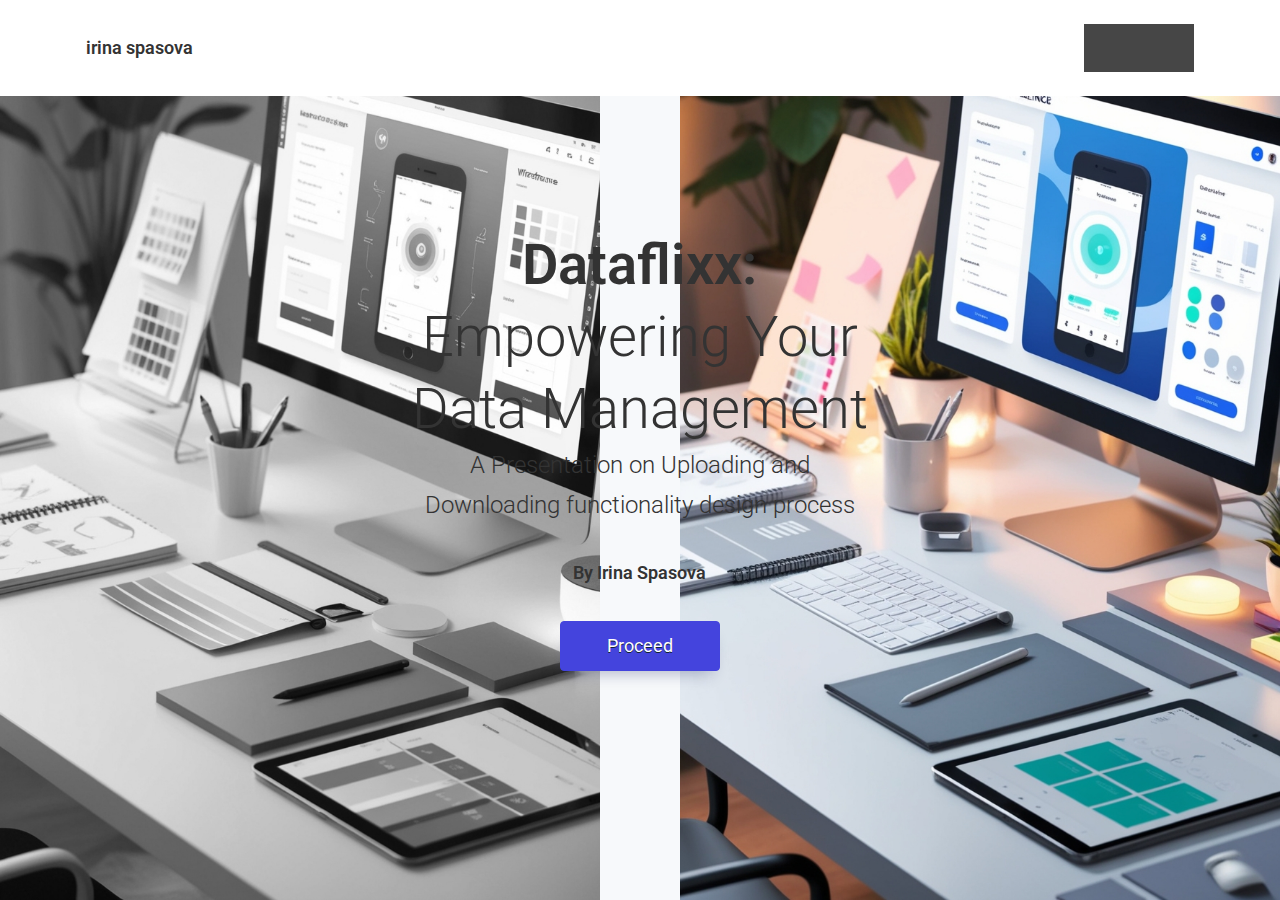
<file: index.html>
<!DOCTYPE html>
<html lang="en" prefix="og: http://ogp.me/ns#">
  <head>
    <meta charset="utf-8" />
    <meta name="viewport" content="width=device-width, initial-scale=1" />

    <title>Irina Spasova</title>
    <meta
      name="description"
      content="UX design is the easiest way to make HTML presentations, portfolios, and landings. Just essential features."
    />

    <!-- URL CANONICAL -->
    <!-- <link rel="canonical" href="http://your-url.com/"> -->

    <!-- Google Fonts -->
    <link
      href="https://fonts.googleapis.com/css?family=Roboto:100,100i,300,300i,400,400i,700,700i%7CMaitree:200,300,400,600,700&amp;subset=latin-ext"
      rel="stylesheet"
    />

    <!-- CSS UX design -->
    <link
      rel="stylesheet"
      type="text/css"
      media="all"
      href="static/css/webslides.css"
    />

    <!-- Optional - CSS SVG Icons (Font Awesome) -->
    <link
      rel="stylesheet"
      type="text/css"
      media="all"
      href="static/css/svg-icons.css"
    />

    <!-- SOCIAL CARDS (ADD YOUR INFO) -->

    <!-- FACEBOOK -->
    <meta property="og:url" content="http://your-url.com/" />
    <!-- YOUR URL -->
    <meta property="og:type" content="article" />
    <meta
      property="og:title"
      content="UX design — Making HTML Presentations Easy"
    />
    <!-- EDIT -->
    <meta
      property="og:description"
      content="UX design is about telling stories beautifully. Just the essential features. Good karma."
    />
    <!-- EDIT -->
    <meta property="og:updated_time" content="2017-01-04T17:20:50" />
    <!-- EDIT -->
    <meta property="og:image" content="static/images/share-UX design.jpg" />
    <!-- EDIT -->

    <!-- TWITTER -->
    <meta name="twitter:card" content="summary_large_image" />
    <meta name="twitter:site" content="@UX design" />
    <!-- EDIT -->
    <meta name="twitter:creator" content="@jlantunez" />
    <!-- EDIT -->
    <meta
      name="twitter:title"
      content="UX design — Making HTML Presentations Easy"
    />
    <!-- EDIT -->
    <meta
      name="twitter:description"
      content="UX design is about good karma. Just essential features."
    />
    <!-- EDIT -->
    <meta name="twitter:image" content="static/images/share-UX design.jpg" />
    <!-- EDIT -->

    <!-- FAVICONS -->
    <link
      rel="shortcut icon"
      sizes="16x16"
      href="static/images/favicons/favicon.png"
    />
    <link
      rel="shortcut icon"
      sizes="32x32"
      href="static/images/favicons/favicon-32.png"
    />
    <link
      rel="apple-touch-icon icon"
      sizes="76x76"
      href="static/images/favicons/favicon-76.png"
    />
    <link
      rel="apple-touch-icon icon"
      sizes="120x120"
      href="static/images/favicons/favicon-120.png"
    />
    <link
      rel="apple-touch-icon icon"
      sizes="152x152"
      href="static/images/favicons/favicon-152.png"
    />
    <link
      rel="apple-touch-icon icon"
      sizes="180x180"
      href="static/images/favicons/favicon-180.png"
    />
    <link
      rel="apple-touch-icon icon"
      sizes="192x192"
      href="static/images/favicons/favicon-192.png"
    />

    <!-- Android -->
    <meta name="mobile-web-app-capable" content="yes" />
    <meta name="theme-color" content="#333333" />
  </head>
  <body>
    <header role="banner">
      <nav role="navigation">
        <p class="logo"><strong>Irina Spasova</strong></p>
        <ul>
          <li class="github">
            <a
              rel="external"
              href="https://github.com/IrinaSpasova"
              title="Github"
            >
              <svg class="fa-github">
                <use xlink:href="#fa-github"></use>
              </svg>
              <em>Irina Spasova</em>
            </a>
          </li>

          <li class="behance">
            <a
              rel="external"
              href="https://www.behance.net/irinaspasova"
              title="Behance"
              ><svg class="fa-behance">
                <use xlink:href="#fa-behance"></use>
              </svg>
              <em>Irina Spasova</em></a
            >
          </li>
        </ul>
      </nav>
    </header>

    <main role="main">
      <article id="UX design" class="vertical">
        <!-- Quick Guide
          - Each parent <section> in the <article id="UX design"> element is an individual slide.
          - Vertical sliding = <article id="UX design" class="vertical">
          - <div class="wrap"> = container 90% / <div class="wrap size-50"> = 45%;
        -->

        <section>
          <span
            class="background"
            style="
              background-image: url('static/images/01.jpg');
              background-repeat: no-repeat;
              background-attachment: fixed;
              background-size: contain;
              background-position-x: left;
              filter: grayscale(1);
              height: 100vh;
            "
          ></span>
          <!--.wrap = container (width: 90%) -->
          <div class="wrap aligncenter first">
            <h1>
              <strong>Dataflixx: <br /></strong>Empowering Your <br />Data
              Management
            </h1>
            <p class="text-intro">
              A Presentation on Uploading and <br />Downloading functionality
              design process<br />
              <!-- By Irina Spasova -->
            </p>
            <p><strong>By Irina Spasova</strong></p>
            <p>
              <a
                href="demos/portfolios.html"
                class="button zoomIn"
                title="Proceed"
              >
                <!-- <svg class="fa-cloud-download">
                  <use xlink:href="#fa-cloud-download"></use>
                </svg> -->
                Proceed
              </a>
            </p>
          </div>
          <span
            class="background"
            style="
              background-image: url('static/images/02.jpg');
              background-repeat: no-repeat;
              background-attachment: fixed;
              background-size: contain;
              background-position-x: right;
              height: 100vh;
            "
          ></span>
          <!-- .end .wrap -->
        </section>
      </article>
      <!-- end article -->
    </main>
    <!-- end main -->

    <!-- A global footer

     <footer role="contentinfo">
      <div class="wrap">
        <p>An <a href="https://github.com/UX design/UX design">open source solution</a>, by <a href="https://twitter.com/UX design">@UX design</a>.</p>
      </div>
    </footer>  -->

    <!-- Required -->
    <script src="static/js/webslides.js"></script>
    <script>
      window.ws = new WebSlides();
    </script>

    <!-- OPTIONAL - svg-icons.js (fontastic.me - Font Awesome as svg icons) -->
    <script defer src="static/js/svg-icons.js"></script>
  </body>
</html>
</file>
<file: static/css/svg-icons.css>
/*=====================================================
Important! 
/js/svg-icons.js is required.
======================================================= */

/*=====================================================
Font Awesome 4.4 as SVG Icons via http://fontastic.me  
class = .fa- (Go to https://fortawesome.github.io/Font-Awesome/icons/)

SVG ICONS - Don't use icon fonts: 
https://speakerdeck.com/ninjanails/death-to-fa-fonts
======================================================= */

svg {
	display: inline-block;
	vertical-align: middle;
	width: 1em;
	height: 1em;

}
[class*="fa-"].large{font-size: 8rem;}


.fa-glass {
	width: 1.0000000298023224em;
}

.fa-music {
	width: 0.8571396097540855em;
}

.fa-search {
	width: 0.9285706554849185em;
}

.fa-envelope-o {
	width: 1.000000972300768em;
}

.fa-heart {
	width: 0.9999999646097422em;
}

.fa-star {
	width: 0.9285713043063879em;
}

.fa-star-o {
	width: 0.9285713043063879em;
}

.fa-user {
	width: 0.785713868836563em;
}

.fa-film {
	width: 1.071429569274187em;
}

.fa-th-large {
	width: 0.9285712415972966em;
}

.fa-th {
	width: 1.0000000521540642em;
}

.fa-th-list {
	width: 1.0000000521540642em;
}

.fa-check {
	width: 1.0000000596046448em;
}

.fa-close {
	width: 0.7857149094343185em;
}

.fa-search-plus {
	width: 0.9285706554849185em;
}

.fa-search-minus {
	width: 0.9285706554849185em;
}

.fa-power-off {
	width: 0.8571455205480252em;
}

.fa-signal {
	width: 0.9999999916180968em;
}

.fa-trash-o {
	width: 0.7857138803228736em;
}

.fa-home {
	width: 0.928572153672576em;
}

.fa-file-o {
	width: 0.8571445867419243em;
}

.fa-clock-o {
	width: 0.8571425850192682em;
}

.fa-road {
	width: 1.0714228972792625em;
}

.fa-download {
	width: 0.9285713359713554em;
}

.fa-arrow-circle-o-down {
	width: 0.8571425850192682em;
}

.fa-arrow-circle-o-up {
	width: 0.8571425850192682em;
}

.fa-inbox {
	width: 0.8571455143392086em;
}

.fa-play-circle-o {
	width: 0.8571425850192682em;
}

.fa-repeat {
	width: 0.8571445668737852em;
}

.fa-refresh {
	width: 0.8571436268589423em;
}

.fa-list-alt {
	width: 1.000000972300768em;
}

.fa-lock {
	width: 1.000000972300768em;
}

.fa-flag {
	width: 1.0357158780097961em;
}

.fa-headphones {
	width: 0.9285684004426003em;
}

.fa-volume-off {
	width: 0.42857232317328453em;
}

.fa-volume-down {
	width: 0.642858412116766em;
}

.fa-volume-up {
	width: 0.9285729192197323em;
}

.fa-qrcode {
	width: 0.7857138514518738em;
}

.fa-tag {
	width: 0.8454238213598728em;
}

.fa-tags {
	width: 1.0597098506987095em;
}

.fa-book {
	width: 0.9302451089024544em;
}

.fa-bookmark {
	width: 0.7142852507531643em;
}

.fa-print {
	width: 0.9285733308643103em;
}

.fa-camera {
	width: 1.0714288031060732em;
}

.fa-font {
	width: 0.9285733103752136em;
}

.fa-bold {
	width: 0.7857098877429962em;
}

.fa-italic {
	width: 0.5714278221130371em;
}

.fa-text-height {
	width: 1.000002734363079em;
}

.fa-text-width {
	width: 0.857142724096775em;
}

.fa-align-left {
	width: 0.9999999664723873em;
}

.fa-align-center {
	width: 1.0000009797513485em;
}

.fa-align-right {
	width: 1.0000009797513485em;
}

.fa-align-justify {
	width: 1.0000009797513485em;
}

.fa-list {
	width: 0.9999999906867743em;
}

.fa-dedent {
	width: 0.9999989476054907em;
}

.fa-indent {
	width: 0.9999989476054907em;
}

.fa-video-camera {
	width: 0.9999980057277753em;
}

.fa-image {
	width: 1.071429569274187em;
}

.fa-pencil {
	width: 0.8454248607158661em;
}

.fa-map-marker {
	width: 0.8714316554367542em;
	margin-top: -0.2em;
}

.fa-adjust {
	width: 0.8571425850192682em;
}

.fa-tint {
	width: 0.8714316815137863em;
}

.fa-edit {
	width: 0.9955342138805463em;
}

.fa-share-square-o {
	width: 0.9285693491497113em;
}

.fa-check-square-o {
	width: 0.9280096615352704em;
}

.fa-arrows {
	width: 0.9999999888241291em;
}

.fa-step-backward {
	width: 0.5714307241141796em;
}

.fa-fast-backward {
	width: 1.000000935047865em;
}

.fa-backward {
	width: 0.9966524690389633em;
}

.fa-play {
	width: 0.7851562518626451em;
}

.fa-pause {
	width: 0.8571436069905758em;
}

.fa-stop {
	width: 0.8571436069905758em;
}

.fa-forward {
	width: 0.8604901600629091em;
}

.fa-fast-forward {
	width: 0.9999990034848452em;
}

.fa-step-forward {
	width: 0.5714267063885927em;
}

.fa-eject {
	width: 0.85825614631176em;
}

.fa-chevron-left {
	width: 0.7500009983778em;
}

.fa-chevron-right {
	width: 0.6785712540149689em;
}

.fa-plus-circle {
	width: 0.8571425850192682em;
}

.fa-minus-circle {
	width: 0.8571425850192682em;
}

.fa-times-circle {
	width: 0.8571425850192682em;
}

.fa-check-circle {
	width: 0.8571425850192682em;
}

.fa-question-circle {
	width: 0.8571425850192682em;
}

.fa-info-circle {
	width: 0.8571425850192682em;
}

.fa-crosshairs {
	width: 0.8571436069905758em;
}

.fa-times-circle-o {
	width: 0.8571425850192682em;
}

.fa-check-circle-o {
	width: 0.8571425850192682em;
}

.fa-ban {
	width: 0.8571426247557004em;
}

.fa-arrow-left {
	width: 0.8928571492433548em;
}

.fa-arrow-right {
	width: 0.8214280630151052em;
}

.fa-arrow-up {
	width: 0.9285692870616913em;
}

.fa-arrow-down {
	width: 0.9285712018609047em;
}

.fa-mail-forward {
	width: 1.0000031888484955em;
}

.fa-expand {
	width: 0.8571445606648922em;
}

.fa-compress {
	width: 0.8571445886045694em;
}

.fa-plus {
	width: 0.785714827477932em;
}

.fa-minus {
	width: 0.7857138440012932em;
}

.fa-asterisk {
	width: 0.9285713285207748em;
}

.fa-exclamation-circle {
	width: 0.8571425850192682em;
}

.fa-leaf {
	width: 0.9999980080174282em;
}

.fa-fire {
	width: 0.7857128586620092em;
}

.fa-eye {
	width: 0.9999980051070452em;
}

.fa-eye-slash {
	width: 1.000001983717084em;
}

.fa-exclamation-triangle {
	width: 0.9999999636784196em;
}

.fa-plane {
	width: 0.7860879210056737em;
}

.fa-calendar {
	width: 0.9285707051554937em;
}

.fa-random {
	width: 0.9999999022111297em;
}

.fa-comment {
	width: 0.9999974196152834em;
}

.fa-magnet {
	width: 0.8571425850192682em;
}

.fa-chevron-up {
	width: 0.9999999701976776em;
}

.fa-chevron-down {
	width: 0.9999999850988388em;
}

.fa-retweet {
	width: 1.0714306645095348em;
}

.fa-shopping-cart {
	width: 0.9285732470452785em;
}

.fa-folder {
	width: 0.9285712813336886em;
}

.fa-folder-open {
	width: 1.0485479356721044em;
}

.fa-arrows-v {
	width: 0.42857228219509125em;
}

.fa-arrows-h {
	width: 1.000000972300768em;
}

.fa-bar-chart {
	width: 1.1428574323654175em;
}



.fa-camera-retro {
	width: 1.0000000074505806em;
}

.fa-key {
	width: 0.9391738375027963em;
}

.fa-cogs {
	width: 1.0714287403970957em;
}

.fa-comments {
	width: 1.0000034073991628em;
}

.fa-thumbs-o-up {
	width: 0.8571465983986855em;
}

.fa-thumbs-o-down {
	width: 0.8571435585618019em;
}

.fa-star-half {
	width: 0.4642870929092169em;
}

.fa-heart-o {
	width: 1.0000009778887033em;
}

.fa-sign-out {
	width: 0.875000032285854em;
}

.fa-linkedin-square {
	width: 0.8571416462459638em;
}

.fa-thumb-tack {
	width: 0.6428600810468197em;
}

.fa-external-link {
	width: 0.9999981845417096em;
}

.fa-sign-in {
	width: 0.8571436069905758em;
}

.fa-trophy {
	width: 0.9285706554849185em;
}

.fa-upload {
	width: 0.9285723492503166em;
}

.fa-lemon-o {
	width: 0.8565869312733412em;
}

.fa-phone {
	width: 0.7857128540053964em;
}

.fa-square-o {
	width: 0.7857118571796491em;
}

.fa-bookmark-o {
	width: 0.7142852507531643em;
}

.fa-phone-square {
	width: 0.8571416462459638em;
}

.fa-unlock {
	width: 1.000000972300768em;
}

.fa-credit-card {
	width: 1.0714279003441334em;
}

.fa-feed {
	width: 0.7864560410380363em;
}

.fa-hdd-o {
	width: 0.8571435995399952em;
}

.fa-bullhorn {
	width: 1.000001672655344em;
}

.fa-bell-o {
	width: 0.999999426305294em;
}

.fa-certificate {
	width: 0.8571425257250667em;
}

.fa-hand-o-right {
	width: 1.0000000074505806em;
}

.fa-hand-o-left {
	width: 0.9999989792704582em;
}

.fa-hand-o-up {
	width: 0.8571425552167966em;
}

.fa-hand-o-down {
	width: 0.8571416288614273em;
}

.fa-arrow-circle-left {
	width: 0.8571425850192682em;
}

.fa-arrow-circle-right {
	width: 0.8571425850192682em;
}

.fa-arrow-circle-up {
	width: 0.8571425850192682em;
}

.fa-arrow-circle-down {
	width: 0.8571425850192682em;
}

.fa-wrench {
	width: 0.9391775503754616em;
}

.fa-tasks {
	width: 1.0000009797513485em;
}

.fa-filter {
	width: 0.7857138165272772em;
}

.fa-arrows-alt {
	width: 0.857147540897131em;
}

.fa-group {
	width: 1.071428755919138em;
}

.fa-chain {
	width: 0.9285723119974136em;
}

.fa-cloud {
	width: 1.0714285423358234em;
}

.fa-flask {
	width: 0.9285696372389793em;
}

.fa-cut {
	width: 0.9975810423493385em;
}

.fa-copy {
	width: 1.0000010058283806em;
}

.fa-paperclip {
	width: 0.7857148349285126em;
}

.fa-floppy-o {
	width: 0.8571445867419243em;
}

.fa-square {
	width: 0.8571416462459638em;
}

.fa-bars {
	width: 0.8571436069905758em;
}

.fa-list-ul {
	width: 1.0000010132789612em;
}

.fa-list-ol {
	width: 1.0083701331168413em;
}

.fa-strikethrough {
	width: 0.9999989485368133em;
}

.fa-underline {
	width: 0.8571445560082793em;
}

.fa-table {
	width: 0.9285723157227039em;
}

.fa-magic {
	width: 0.9436386581510305em;
}

.fa-truck {
	width: 1.0357128381729126em;
}

.fa-pinterest {
	width: 0.8571391701698303em;
}

.fa-pinterest-square {
	width: 0.8571406031646802em;
}

.fa-google-plus-square {
	width: 0.8571416462459638em;
}

.fa-google-plus {
	width: 1.2857149516544268em;
}

.fa-money {
	width: 1.0714295767247677em;
}

.fa-caret-down {
	width: 0.571429718285799em;
}

.fa-caret-up {
	width: 0.5714296959340572em;
}

.fa-caret-left {
	width: 0.3928574174642563em;
}

.fa-caret-right {
	width: 0.32142970090126255em;
}

.fa-columns {
	width: 0.9285723157227039em;
}

.fa-sort {
	width: 0.5714296959340572em;
}

.fa-sort-desc {
	width: 0.571429718285799em;
}

.fa-sort-asc {
	width: 0.5714296959340572em;
}

.fa-envelope {
	width: 1.0000022239983082em;
}

.fa-linkedin {
	width: 0.8571429451305903em;
}

.fa-rotate-left {
	width: 0.8571445606648922em;
}

.fa-gavel {
	width: 1.0106014609336853em;
}

.fa-dashboard {
	width: 1.000001922249794em;
}

.fa-comment-o {
	width: 0.9999974196152834em;
}

.fa-comments-o {
	width: 1.0000035266084524em;
}

.fa-bolt {
	width: 1.000000972300768em;
}

.fa-sitemap {
	width: 1.0000010058283806em;
}

.fa-umbrella {
	width: 0.9285703394562006em;
}

.fa-clipboard {
	width: 1.000001959502697em;
}

.fa-lightbulb-o {
	width: 0.5714296922087669em;
}

.fa-exchange {
	width: 0.9999989476054907em;
}

.fa-cloud-download {
	width: 1.0714285423358234em;
}

.fa-cloud-upload {
	width: 1.0714285423358234em;
}

.fa-user-md {
	width: 0.785713868836563em;
}

.fa-stethoscope {
	width: 0.7857138092319147em;
}

.fa-suitcase {
	width: 1.000000116725687em;
}

.fa-bell {
	width: 0.999999426305294em;
}

.fa-coffee {
	width: 1.0357122694451846em;
}

.fa-cutlery {
	width: 0.7857128530740738em;
}

.fa-file-text-o {
	width: 0.8571445867419243em;
}

.fa-building-o {
	width: 1.000000116725687em;
}

.fa-hospital-o {
	width: 1.000000116725687em;
}

.fa-ambulance {
	width: 1.1071423441171646em;
}

.fa-medkit {
	width: 1.000000116725687em;
}

.fa-fighter-jet {
	width: 1.0714295953512192em;
}

.fa-beer {
	width: 0.9642851203680038em;
}

.fa-h-square {
	width: 0.8571416462459638em;
}

.fa-plus-square {
	width: 0.8571416462459638em;
}

.fa-angle-double-left {
	width: 0.5892861261963844em;
}

.fa-angle-double-right {
	width: 0.5535723362118006em;
}

.fa-angle-double-up {
	width: 0.642861433327198em;
}

.fa-angle-double-down {
	width: 0.6428574100136757em;
}

.fa-angle-left {
	width: 0.3750009909272194em;
}

.fa-angle-right {
	width: 0.3392861280590296em;
}

.fa-angle-up {
	width: 0.642861433327198em;
}

.fa-angle-down {
	width: 0.6428574100136757em;
}

.fa-desktop {
	width: 1.071435708552599em;
}

.fa-laptop {
	width: 1.071429569274187em;
}

.fa-tablet {
	width: 1.071429569274187em;
}

.fa-mobile {
	width: 1.071429569274187em;
}

.fa-circle-o {
	width: 0.8571425850192682em;
}

.fa-quote-left {
	width: 0.9285713583230972em;
}

.fa-quote-right {
	width: 0.9285713285207748em;
}

.fa-spinner {
	width: 1.0000000596046448em;
}

.fa-circle {
	width: 0.8571425850192682em;
}

.fa-mail-reply {
	width: 1.0000029690563679em;
}

.fa-folder-o {
	width: 0.9285712813336886em;
}

.fa-folder-open-o {
	width: 1.0652896141011752em;
}

.fa-smile-o {
	width: 0.8571425850192682em;
}

.fa-frown-o {
	width: 0.8571425850192682em;
}

.fa-meh-o {
	width: 0.8571425850192682em;
}

.fa-gamepad {
	width: 1.0714295854171496em;
}

.fa-keyboard-o {
	width: 1.0714286640286446em;
}

.fa-flag-o {
	width: 1.0357160121202469em;
}

.fa-flag-checkered {
	width: 1.0357160121202469em;
}

.fa-terminal {
	width: 0.9358262214809656em;
}

.fa-code {
	width: 1.0714276805520058em;
}

.fa-mail-reply-all {
	width: 0.9999999292194843em;
}

.fa-star-half-empty {
	width: 0.9285682821646333em;
}

.fa-location-arrow {
	width: 0.7859947793185711em;
}

.fa-crop {
	width: 0.9285703515633941em;
}

.fa-code-fork {
	width: 0.5714296698570251em;
}

.fa-chain-broken {
	width: 0.9285713344191509em;
}

.fa-question {
	width: 0.6221200153231621em;
}

.fa-info {
	width: 0.857143547385931em;
}

.fa-exclamation {
	width: 0.857143547385931em
}

.fa-superscript {
	width: 0.8588164150714874em;
}

.fa-subscript {
	width: 0.8599326312541962em;
}

.fa-eraser {
	width: 1.071428793715313em;
}

.fa-puzzle-piece {
	width: 0.9285733483266085em;
}

.fa-microphone {
	width: 0.6428574770689011em;
}

.fa-microphone-slash {
	width: 0.7857128698378801em;
}

.fa-shield {
	width: 0.7142831720411777em;
}

.fa-calendar-o {
	width: 0.9285707051554937em;
}

.fa-fire-extinguisher {
	width: 0.7845058117527515em;
}

.fa-rocket {
	width: 0.9441959485411644em;
}

.fa-maxcdn {
	width: 0.9815869629383087em;
}

.fa-chevron-circle-left {
	width: 0.8571425850192682em;
}

.fa-chevron-circle-right {
	width: 0.8571425850192682em;
}

.fa-chevron-circle-up {
	width: 0.8571425850192682em;
}

.fa-chevron-circle-down {
	width: 0.8571425850192682em;
}

.fa-html5 {
	width: 0.7857138514518738em;
}

.fa-css3 {
	width: 1.0000000596046448em;
}

.fa-anchor {
	width: 0.9999980125576258em;
}

.fa-unlock-alt {
	width: 1.000000972300768em;
}

.fa-bullseye {
	width: 0.8571425850192682em;
}

.fa-ellipsis-h {
	width: 0.7857148125767708em;
}

.fa-ellipsis-v {
	width: 0.21428712457418442em;
}

.fa-rss-square {
	width: 0.8571416462459638em;
}

.fa-play-circle {
	width: 0.8571425850192682em;
}

.fa-ticket {
	width: 1.0005576871335506em;
}

.fa-minus-square {
	width: 0.8571416462459638em;
}

.fa-minus-square-o {
	width: 0.7857118571796491em;
}

.fa-level-up {
	width: 0.5734755680896342em;
}

.fa-level-down {
	width: 0.5731032819021493em;
}

.fa-check-square {
	width: 0.8571416462459638em;
}

.fa-pencil-square {
	width: 0.8571416462459638em;
}

.fa-external-link-square {
	width: 0.8571416462459638em;
}

.fa-share-square {
	width: 0.8571416462459638em;
}

.fa-caret-square-o-down {
	width: 0.8571416462459638em;
}

.fa-caret-square-o-up {
	width: 0.8571416462459638em;
}

.fa-caret-square-o-right {
	width: 0.8571416462459638em;
}

.fa-eur {
	width: 0.565288751386106em;
}

.fa-gbp {
	width: 0.5691953515633941em;
}

.fa-dollar {
	width: 0.5691973492503166em;
}

.fa-inr {
	width: 0.5011180695146322em;
}

.fa-cny {
	width: 0.5731013106415048em;
}

.fa-rouble {
	width: 0.7142853057011962em;
}

.fa-krw {
	width: 1.0000009899958968em;
}

.fa-bitcoin {
	width: 0.736978217959404em;
}

.fa-file {
	width: 0.8571426197886467em;
}

.fa-file-text {
	width: 0.8571426197886467em;
}

.fa-sort-alpha-asc {
	width: 0.9428952634334564em;
}

.fa-sort-alpha-desc {
	width: 0.9428952634334564em;
}

.fa-sort-amount-asc {
	width: 1.0159967839717865em;
}

.fa-sort-amount-desc {
	width: 1.0159967839717865em;
}

.fa-sort-numeric-asc {
	width: 0.8452380001544952em;
}

.fa-sort-numeric-desc {
	width: 0.8452380001544952em;
}

.fa-thumbs-up {
	width: 0.8928591571748257em;
}

.fa-thumbs-down {
	width: 0.8928584419190884em;
}

.fa-youtube-square {
	width: 0.8571416462459638em;
}

.fa-youtube {
	width: 0.8571435324847698em;
}

.fa-xing {
	width: 0.786087267100811em;
}

.fa-xing-square {
	width: 0.8571416462459638em;
}

.fa-youtube-play {
	width: 1.0000000305008143em;
}

.fa-stack-overflow {
	width: 0.8571415841579437em;
}

.fa-instagram {
	width: 0.8571416462459638em;
}

.fa-flickr {
	width: 0.8571436131993941em;
}

.fa-adn {
	width: 0.8571425850192682em;
}

.fa-bitbucket {
	width: 0.78617824614048em;
}

.fa-bitbucket-square {
	width: 0.8571416462459638em;
}

.fa-tumblr {
	width: 0.6093739867210388em;
}

.fa-tumblr-square {
	width: 0.8571416462459638em;
}

.fa-long-arrow-down {
	width: 0.42857166891917586em;
}

.fa-long-arrow-up {
	width: 0.4285729229450226em;
}

.fa-long-arrow-left {
	width: 1.0357138589024544em;
}

.fa-long-arrow-right {
	width: 0.9642862295731902em;
}

.fa-female {
	width: 0.7142941057682037em;
}

.fa-male {
	width: 0.5714317113161087em;
}

.fa-gittip {
	width: 0.8571425850192682em;
}

.fa-sun-o {
	width: 1.0000000223517418em;
}

.fa-moon-o {
	width: 0.8213352287809048em;
}

.fa-archive {
	width: 1.0000020563602448em;
}

.fa-bug {
	width: 0.9285741709172726em;
}

.fa-vk {
	width: 1.0777527708560228em;
}

.fa-weibo {
	width: 1.0041852121551074em;
}

.fa-renren {
	width: 0.8571416437625885em;
}

.fa-pagelines {
	width: 0.7823682955154254em;
}

.fa-stack-exchange {
	width: 0.7142871618270874em;
}

.fa-arrow-circle-o-right {
	width: 0.8571425850192682em;
}

.fa-arrow-circle-o-left {
	width: 0.8571425850192682em;
}

.fa-caret-square-o-left {
	width: 0.8571416462459638em;
}

.fa-dot-circle-o {
	width: 0.8571425850192682em;
}

.fa-wheelchair {
	width: 0.9090400412678719em;
}

.fa-vimeo-square {
	width: 0.8571416462459638em;
}

.fa-try {
	width: 0.6428615320473909em;
}

.fa-plus-square-o {
	width: 0.7857118571796491em;
}

.fa-space-shuttle {
	width: 1.214285247027874em;
}

.fa-slack {
	width: 0.9285693690180779em;
}

.fa-envelope-square {
	width: 0.8571436131993941em;
}

.fa-wordpress {
	width: 1.0000000049670539em;
}

.fa-openid {
	width: 0.9999983335533216em;
}

.fa-bank {
	width: 1.0714267492294312em;
}

.fa-graduation-cap {
	width: 1.2857187371701002em;
}

.fa-yahoo {
	width: 0.8571445047855377em;
}

.fa-google {
	width: 0.8398430943489075em;
}

.fa-reddit {
	width: 1.0000000049670539em;
}

.fa-reddit-square {
	width: 0.8571416462459638em;
}

.fa-stumbleupon-circle {
	width: 0.8571425850192682em;
}

.fa-stumbleupon {
	width: 1.0714269926149882em;
}

.fa-delicious {
	width: 0.8571416462459638em;
}

.fa-digg {
	width: 1.1428574323654175em;
}

.fa-pied-piper {
	width: 0.8571416462459638em;
}

.fa-pied-piper-alt {
	width: 1.1372744292020798em;
}

.fa-drupal {
	width: 0.8571418623128011em;
}

.fa-joomla {
	width: 0.8571426148215924em;
}

.fa-language {
	width: 0.8571416030172259em;
}

.fa-fax {
	width: 1.0000000037252903em;
}

.fa-building {
	width: 0.7857138179242611em;
}

.fa-child {
	width: 0.7142872214317322em;
}

.fa-paw {
	width: 0.9285706828037519em;
}

.fa-spoon {
	width: 1.0000000298023224em;
}

.fa-cube {
	width: 0.9285703506320715em;
}

.fa-cubes {
	width: 1.2142920158803463em;
}

.fa-behance {
	width: 1.1428583860397339em;
}

.fa-behance-square {
	width: 0.8571436131993941em;
}

.fa-steam {
	width: 0.9999989867210388em;
}

.fa-steam-square {
	width: 0.8571436131992414em;
}

.fa-recycle {
	width: 1.0012093782424927em;
}

.fa-automobile {
	width: 1.1428605308756232em;
}

.fa-cab {
	width: 1.1428585043177009em;
}

.fa-tree {
	width: 0.8571485541760921em;
}

.fa-spotify {
	width: 0.8571425850192682em;
}

.fa-deviantart {
	width: 0.5714287161827087em;
}

.fa-soundcloud {
	width: 1.2857149858027697em;
}

.fa-database {
	width: 0.8571426197886467em;
}

.fa-file-pdf-o {
	width: 0.8571445867419243em;
}

.fa-file-word-o {
	width: 0.8571445867419243em;
}

.fa-file-excel-o {
	width: 0.8571445867419243em;
}

.fa-file-powerpoint-o {
	width: 0.8571445867419243em;
}

.fa-file-image-o {
	width: 0.8571445867419243em;
}

.fa-file-archive-o {
	width: 0.8571445867419243em;
}

.fa-file-audio-o {
	width: 0.8571445867419243em;
}

.fa-file-movie-o {
	width: 0.8571445867419243em;
}

.fa-file-code-o {
	width: 0.8571445867419243em;
}

.fa-vine {
	width: 0.857145681977272em;
}

.fa-codepen {
	width: 1.0000000298023224em;
}

.fa-jsfiddle {
	width: 1.1428555250167847em;
}

.fa-life-bouy {
	width: 1.0000000049670539em;
}

.fa-circle-o-notch {
	width: 0.9999980702996254em;
}

.fa-ra {
	width: 0.999438002705574em;
}

.fa-empire {
	width: 1.0000000049670539em;
}

.fa-git-square {
	width: 0.8571416462459638em;
}

.fa-git {
	width: 1.0000000447034836em;
}

.fa-hacker-news {
	width: 0.8571416462459638em;
}

.fa-tencent-weibo {
	width: 0.7142878770828247em;
}

.fa-qq {
	width: 1.0000018551945686em;
}

.fa-wechat {
	width: 1.142860472202301em;
}

.fa-paper-plane {
	width: 1.0009309110464528em;
}

.fa-paper-plane-o {
	width: 1.0005583113525063em;
}

.fa-history {
	width: 0.8571445606648922em;
}

.fa-circle-thin {
	width: 0.8571425850192682em;
}

.fa-header {
	width: 1.0000018998980522em;
}

.fa-paragraph {
	width: 0.7265684753656387em;
}

.fa-sliders {
	width: 0.8571425676345825em;
}

.fa-share-alt {
	width: 0.8571425974369049em;
}

.fa-share-alt-square {
	width: 0.8571416462459638em;
}

.fa-bomb {
	width: 1.0000009909272194em;
}

.fa-futbol-o {
	width: 1.0000000049670539em;
}

.fa-tty {
	width: 1.0000020181760192em;
}

.fa-binoculars {
	width: 1.0000019930303097em;
}

.fa-plug {
	width: 0.9999989569187164em;
}

.fa-slideshare {
	width: 1.000006040558219em;
}

.fa-twitch {
	width: 0.9999990165233612em;
}

.fa-yelp {
	width: 0.8580739721655846em;
}

.fa-newspaper-o {
	width: 1.1428594440221786em;
}

.fa-wifi {
	width: 1.142857201397419em;
}

.fa-calculator {
	width: 0.9285713012019414em;
}

.fa-google-wallet {
	width: 0.9977688640356064em;
}

.fa-cc-visa {
	width: 1.2857130939760282em;
}

.fa-cc-mastercard {
	width: 1.2857130939760282em;
}

.fa-cc-discover {
	width: 1.2857129871845245em;
}

.fa-cc-amex {
	width: 1.285718947649002em;
}

.fa-cc-paypal {
	width: 1.2857130939760282em;
}

.fa-cc-stripe {
	width: 1.2857130939760282em;
}

.fa-bell-slash {
	width: 1.1428565569221973em;
}

.fa-bell-slash-o {
	width: 1.1428565569221973em;
}

.fa-trash {
	width: 0.7857138803228736em;
}

.fa-copyright {
	width: 0.8571425850192682em;
}

.fa-at {
	width: 0.8571425999204312em;
}

.fa-eyedropper {
	width: 1.0000010132789612em;
}

.fa-paint-brush {
	width: 0.9988838285207748em;
}

.fa-birthday-cake {
	width: 0.9999999776482582em;
}

.fa-area-chart {
	width: 1.1428574323654175em;
}

.fa-pie-chart {
	width: 0.964285093049206em;
}

.fa-line-chart {
	width: 1.1428574323654175em;
}

.fa-lastfm {
	width: 1.0000022376577817em;
}

.fa-lastfm-square {
	width: 0.8571416462459638em;
}

.fa-toggle-off {
	width: 1.142858593414303em;
}

.fa-toggle-on {
	width: 1.14285634085536em;
}

.fa-bicycle {
	width: 1.28571296234918em;
}

.fa-bus {
	width: 0.8571415692567825em;
}

.fa-ioxhost {
	width: 1.1428571175783873em;
}

.fa-angellist {
	width: 0.7142852619290352em;
}

.fa-cc {
	width: 1.1428574323654175em;
}

.fa-ils {
	width: 0.7678564703091979em;
}

.fa-meanpath {
	width: 0.8571436131994687em;
}

.fa-buysellads {
	width: 0.8571436107158661em;
}

.fa-connectdevelop {
	width: 1.1428584707900882em;
}

.fa-dashcube {
	width: 0.785714864730835em;
}

.fa-forumbee {
	width: 0.8571425694972277em;
}

.fa-leanpub {
	width: 1.142857511062175em;
}

.fa-sellsy {
	width: 1.1428565382957458em;
}

.fa-shirtsinbulk {
	width: 0.8571415543556213em;
}

.fa-simplybuilt {
	width: 1.142860271036625em;
}

.fa-skyatlas {
	width: 1.14285752673959em;
}

.fa-cart-plus {
	width: 0.928574200719595em;
}

.fa-cart-arrow-down {
	width: 0.928574200719595em;
}

.fa-diamond {
	width: 1.142861483618617em;
}

.fa-ship {
	width: 1.142856314778328em;
}

.fa-user-secret {
	width: 0.785717862347763em;
}

.fa-motorcycle {
	width: 1.2885052015384417em;
}

.fa-street-view {
	width: 0.7857207879424095em;
}

.fa-heartbeat {
	width: 1.0000009760260582em;
}

.fa-venus {
	width: 0.6395084308460355em;
}

.fa-mars {
	width: 0.8571416437625885em;
}

.fa-mercury {
	width: 0.6428571790456772em;
}

.fa-intersex {
	width: 0.7823648327030241em;
}

.fa-transgender-alt {
	width: 0.9285693382844329em;
}

.fa-venus-double {
	width: 0.9999989913776517em;
}

.fa-mars-double {
	width: 1.0690097333863378em;
}

.fa-venus-mars {
	width: 1.1376486765220761em;
}

.fa-mars-stroke {
	width: 0.8571426570415497em;
}

.fa-mars-stroke-v {
	width: 0.6395094422623515em;
}

.fa-mars-stroke-h {
	width: 1.066592177376151em;
}

.fa-neuter {
	width: 0.6428564637899399em;
}

.fa-genderless {
	width: 0.6428574621677399em;
}

.fa-facebook-official {
	width: 0.8571436237543821em;
}

.fa-pinterest-p {
	width: 0.7142868041992188em;
}

.fa-whatsapp {
	width: 0.857144296169281em;
}

.fa-user-plus {
	width: 1.1428584034244977em;
}

.fa-user-times {
	width: 1.1378349239627532em;
}

.fa-bed {
	width: 1.1428574621677399em;
}

.fa-viacoin {
	width: 0.8571425676345825em;
}

.fa-train {
	width: 0.857141618927244em;
}

.fa-subway {
	width: 0.857141618927244em;
}

.fa-medium {
	width: 1.0000000428408384em;
}

.fa-y-combinator {
	width: 0.8571425676345825em;
}

.fa-optin-monster {
	width: 1.2812500447034836em;
}

.fa-opencart {
	width: 1.2865476533770561em;
}

.fa-expeditedssl {
	width: 1.0000000049670539em;
}
.fa-battery-full {
	width: 1.2857148237526417em;
}
.fa-battery-4 {
	width: 1.2857148237526417em;
}

.fa-battery-3 {
	width: 1.285716611891985em;
}

.fa-battery-2 {
	width: 1.285716611891985em;
}

.fa-battery-1 {
	width: 1.285716611891985em;
}

.fa-battery-0 {
	width: 1.285716611891985em;
}

.fa-mouse-pointer {
	width: 0.6463916040956974em;
}

.fa-i-cursor {
	width: 0.5em;
}

.fa-object-group {
	width: 1.142856389284134em;
}

.fa-object-ungroup {
	width: 1.2857120633125305em;
}

.fa-sticky-note {
	width: 0.8571426197886467em;
}

.fa-sticky-note-o {
	width: 0.8571405932307243em;
}

.fa-cc-jcb {
	width: 1.2857130939760282em;
}

.fa-cc-diners-club {
	width: 1.2857130939760282em;
}

.fa-clone {
	width: 0.9999999590218067em;
}

.fa-balance-scale {
	width: 1.2942902165651321em;
}

.fa-hourglass-o {
	width: 0.8571416353806853em;
}

.fa-hourglass-1 {
	width: 0.8571416353806853em;
}

.fa-hourglass-2 {
	width: 0.8571416353806853em;
}

.fa-hourglass-3 {
	width: 0.8571416353806853em;
}

.fa-hourglass {
	width: 0.8571436023339629em;
}

.fa-hand-grab-o {
	width: 0.8571436107158661em;
}

.fa-hand-paper-o {
	width: 0.9107128493487835em;
}

.fa-hand-scissors-o {
	width: 0.9999980007607974em;
}

.fa-hand-lizard-o {
	width: 1.1428582593798637em;
}

.fa-hand-spock-o {
	width: 1.0714277178049088em;
}

.fa-hand-pointer-o {
	width: 0.9285682551562786em;
}

.fa-trademark {
	width: 1.1008171644061804em;
}

.fa-registered {
	width: 1.0000000049670539em;
}

.fa-creative-commons {
	width: 1.0000000049670539em;
}

.fa-gg {
	width: 1.142856478691101em;
}

.fa-gg-circle {
	width: 1.0000000049670539em;
}

.fa-tripadvisor {
	width: 1.2857139185070992em;
}

.fa-odnoklassniki {
	width: 0.7142824977636337em;
}

.fa-odnoklassniki-square {
	width: 0.8571416462459638em;
}

.fa-get-pocket {
	width: 0.959822304546833em;
}

.fa-wikipedia-w {
	width: 1.2857110323384404em;
}

.fa-safari {
	width: 1.0000000049670539em;
}

.fa-chrome {
	width: 1.0002786591649055em;
}

.fa-firefox {
	width: 0.9985101446509361em;
}

.fa-opera {
	width: 1.0000011399388313em;
}

.fa-internet-explorer {
	width: 0.9999980032444em;
}

.fa-television {
	width: 1.1714316554367542em;
}

.fa-contao {
	width: 1.000000111758709em;
}

.fa-500px {
	width: 0.7951981648802757em;
}

.fa-amazon {
	width: 1.0010244324803352em;
}

.fa-calendar-plus-o {
	width: 0.9285713012019414em;
}

.fa-calendar-minus-o {
	width: 0.9285707051554937em;
}

.fa-calendar-times-o {
	width: 0.9285707051554937em;
}

.fa-calendar-check-o {
	width: 0.9285707051554937em;
}

.fa-industry {
	width: 0.9999989531934261em;
}

.fa-map-pin {
	width: 0.5714278568824156em;
}

.fa-map-signs {
	width: 1.0000010207295418em;
}

.fa-map-o {
	width: 1.1428583338856697em;
}

.fa-map {
	width: 0.9999999906867743em;
}

.fa-commenting {
	width: 1.0000040555996748em;
}

.fa-commenting-o {
	width: 0.9999974196152834em;
}

.fa-houzz {
	width: 0.5714277625083923em;
}

.fa-vimeo {
	width: 1.0050220787525177em;
}

.fa-black-tie {
	width: 0.8571425676345825em;
}

.fa-fonticons {
	width: 0.8571425676345825em;
}

.fa-reddit-alien {
	width: 1.0000009834766388em;
}

.fa-edge {
	width: 0.9999999701976776em;
}

.fa-credit-card-alt {
	width: 1.2857139110565186em;
}

.fa-codiepie {
	width: 0.9542412211497626em;
}

.fa-modx {
	width: 0.9999999403953552em;
}

.fa-fort-awesome {
	width: 0.9285743236541748em;
}

.fa-usb {
	width: 1.2857153688868266em;
}

.fa-product-hunt {
	width: 1.0000000049670539em;
}

.fa-mixcloud {
	width: 1.2857142388820648em;
}

.fa-scribd {
	width: 0.8569198697805405em;
}

.fa-pause-circle {
	width: 0.8571425850192682em;
}

.fa-pause-circle-o {
	width: 0.8571425850192682em;
}

.fa-stop-circle {
	width: 0.8571425850192682em;
}

.fa-stop-circle-o {
	width: 0.8571425850192682em;
}

.fa-shopping-bag {
	width: 0.9999990325886756em;
}

.fa-shopping-basket {
	width: 1.1428582395116678em;
}

.fa-hashtag {
	width: 1.000002235174179em;
}

.fa-bluetooth {
	width: 0.8571405559778214em;
}

.fa-bluetooth-b {
	width: 0.5714296698570251em;
}

.fa-percent {
	width: 0.857141618927244em;
}
.fa-university {
	width: 1.1428583338856697em;
}
</file>
